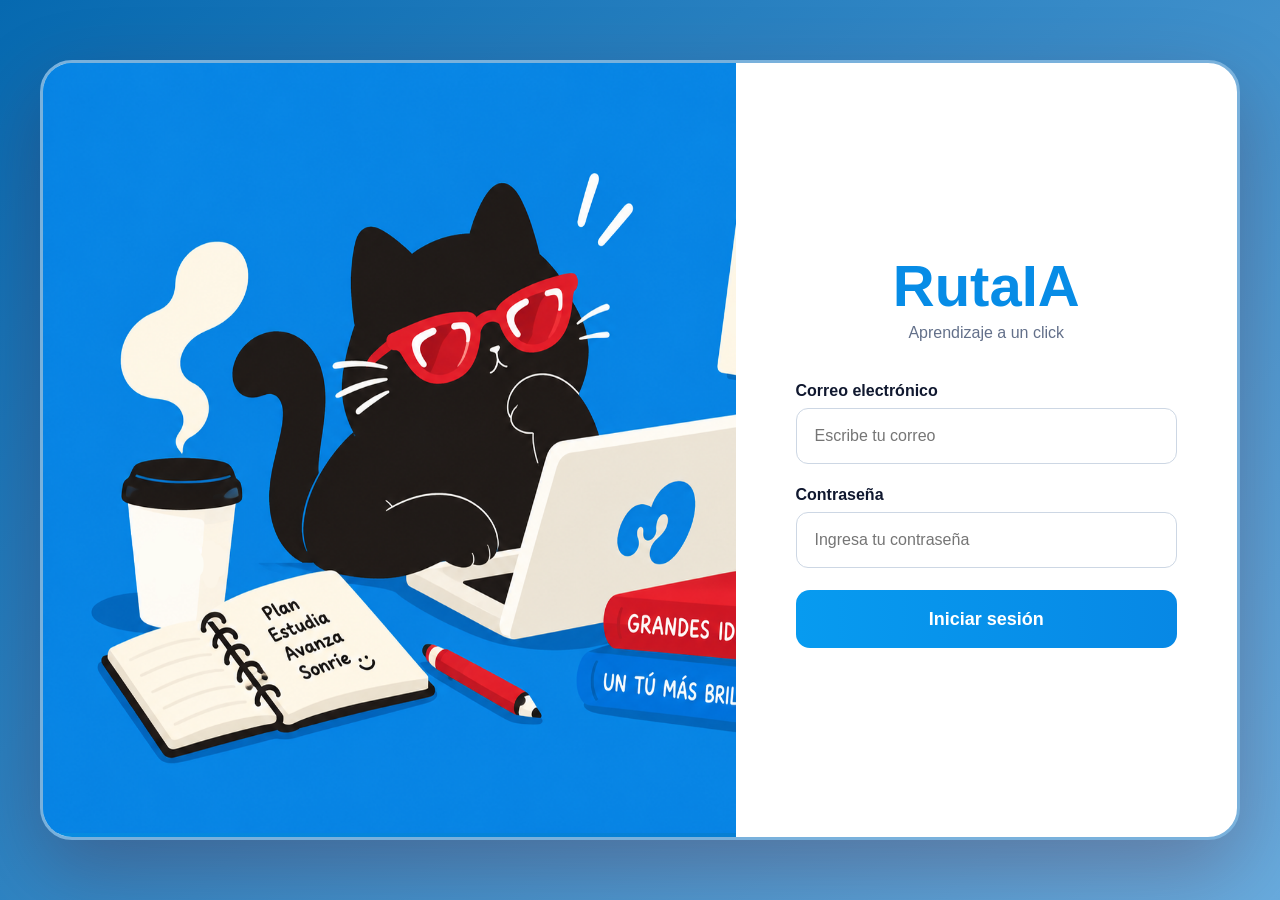
<file: FRONTEND/index.html>
<!DOCTYPE html>
<html lang="es">

<head>
    <meta charset="UTF-8">

    <meta
        name="viewport"
        content="width=device-width, initial-scale=1.0"
    >

    <title>RutaIA</title>

    <link
        rel="stylesheet"
        href="css/styles.css"
    >
</head>

<body>

    <main class="login-page">

        <section class="login-container">

            <div class="login-image">

                <img src="imagenes/login.png" class="imagen-login" alt="login-image-art">

            </div>


            <!-- =========================
                 FORMULARIO
            ========================== -->

            <div class="login-form-area">

                <form class="login-form" id="loginForm">

                    <div class="logo-text">
                        RutaIA
                    </div>

                    <p class="login-description">
                        Aprendizaje a un click
                    </p>


                    <div class="form-group">

                        <label>
                            Correo electrónico
                        </label>

                        <input
                            type="email"
                            id="correo"
                            placeholder="Escribe tu correo"
                            required
                        >

                    </div>


                    <div class="form-group">

                        <label>
                            Contraseña
                        </label>

                        <input
                            type="password"
                            id="contrasena"
                            placeholder="Ingresa tu contraseña"
                            required
                        >

                    </div>


                    <button
                        class="login-button"
                        type="submit"
                    >
                        Iniciar sesión
                    </button>

                </form>

            </div>

        </section>

    </main>
<script src="js/api.js"></script>
<script src="js/admin.js"></script>
<script src="js/sesion.js"></script>
<script src="js/login.js"></script>
</body>

</html>
</file>
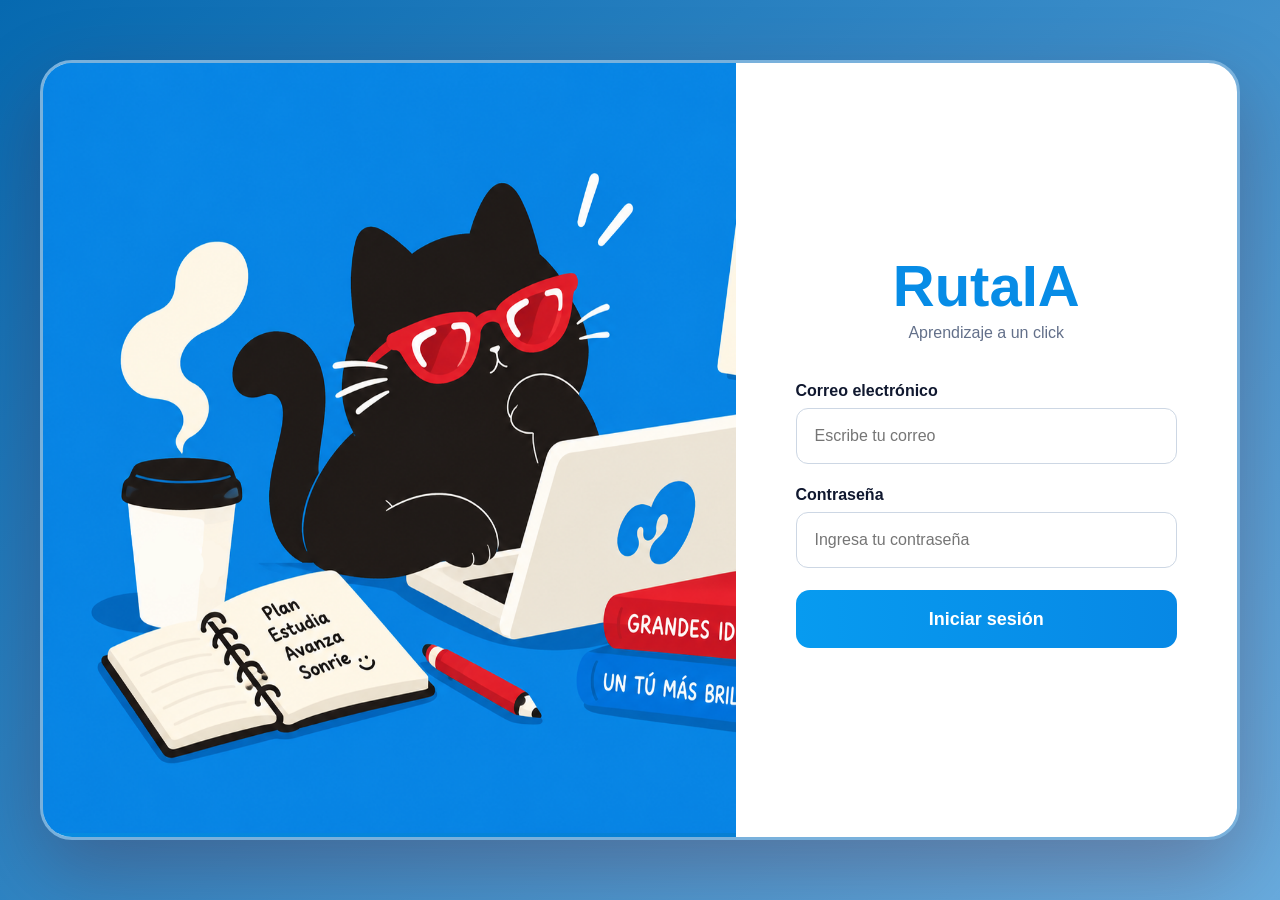
<file: FRONTEND/calificaciones.html>
<!DOCTYPE html>
<html lang="es">

<head>

    <meta charset="UTF-8">

    <meta
        name="viewport"
        content="width=device-width, initial-scale=1.0"
    >

    <title>
        Historial de Consultas | Ruta IA
    </title>

    <link
        rel="stylesheet"
        href="css/styles.css"
    >

</head>


<body>

<div class="dashboard">

    <!-- =================================
         SIDEBAR
    ================================== -->

    <aside class="sidebar">

        <div class="sidebar-logo">
            Ruta IA
        </div>


        <nav class="sidebar-menu">

            <a
                href="estudiante.html"
                class="active"
            >
                <span class="menu-icon">⌂</span>
                Inicio
            </a>


            <a href="cursos.html">
                <span class="menu-icon">▤</span>
                Todos los cursos
            </a>

            <a href="calificaciones.html">
                <span class="menu-icon">▥</span>
                Historial Calificaciones
            </a>


            <a href="chatbox.html">
                <span class="menu-icon">☵</span>
                Chatbox de cursos
            </a>

        </nav>

    </aside>


    <!-- =================================
         CONTENIDO PRINCIPAL
    ================================== -->

    <main class="main-content">

        <header class="topbar">

        </header>

        <div class="content-wrapper">

            <section class="historial-section">

                <div class="historial-header">

                    <div>

                        <p class="historial-label">
                            HISTORIAL
                        </p>

                        <h1>
                            Consultas realizadas
                        </h1>

                        <p>
                            Aquí puedes ver las preguntas que has realizado
                            y las respuestas obtenidas.
                        </p>

                    </div>

                </div>


                <div
                    class="historial-lista"
                    id="listaHistorial"
                >

                    <!--
                    JavaScript agregará aquí
                    las consultas del estudiante
                    -->

                </div>

            </section>

        </div>

    </main>

</div>

<script src="js/api.js"></script>
<script src="js/sesion.js"></script>
<script src="js/historial.js"></script>

</body>

</html>
</file>
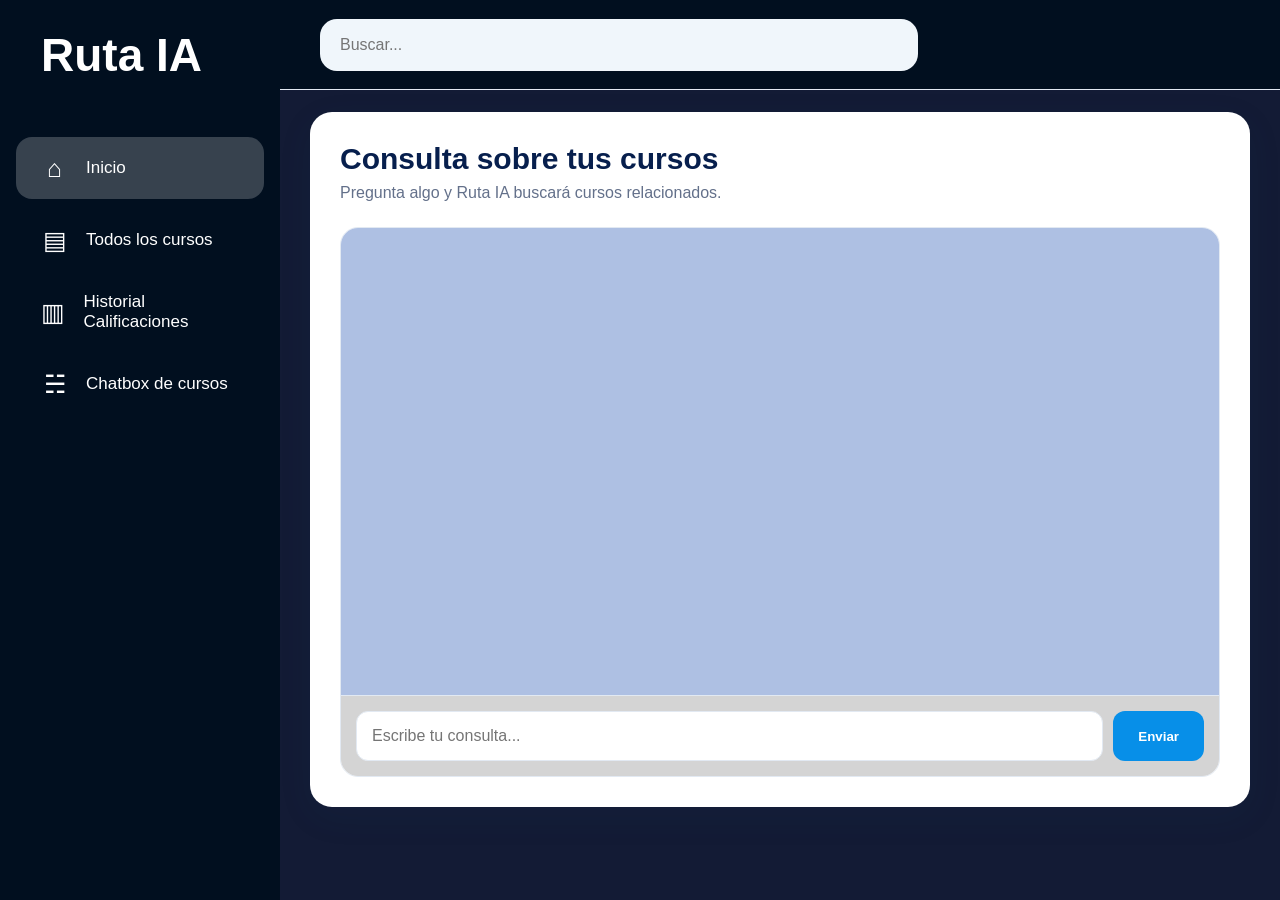
<file: FRONTEND/chatbox.html>
<!DOCTYPE html>
<html lang="es">

<head>
    <meta charset="UTF-8">
    <meta name="viewport" content="width=device-width, initial-scale=1.0">

    <title>Chatbox | Ruta IA</title>

    <link rel="stylesheet" href="css/styles.css">
</head>

<body>

<div class="dashboard">
    <aside class="sidebar">

        <div class="sidebar-logo">
            Ruta IA
        </div>


        <nav class="sidebar-menu">

            <a
                href="estudiante.html"
                class="active"
            >
                <span class="menu-icon">⌂</span>
                Inicio
            </a>


            <a href="cursos.html">
                <span class="menu-icon">▤</span>
                Todos los cursos
            </a>

            <a href="calificaciones.html">
                <span class="menu-icon">▥</span>
                Historial Calificaciones
            </a>


            <a href="chatbox.html">
                <span class="menu-icon">☵</span>
                Chatbox de cursos
            </a>

        </nav>

    </aside>


    <main class="main-content">

        <header class="topbar">

            <div class="search">

                <input
                    type="text"
                    placeholder="Buscar..."
                >

            </div>

        </header>


        <div class="content-wrapper">

            <section class="chatbox-section">

                <h1>
                    Consulta sobre tus cursos
                </h1>

                <p>
                    Pregunta algo y Ruta IA buscará cursos relacionados.
                </p>


<div class="chat-container">

    <div class="chat-messages" id="mensajesChat">
    </div>

    <div class="chat-input">

        <input
            type="text"
            id="pregunta"
            placeholder="Escribe tu consulta..."
        >

        <button id="btnEnviar">
            Enviar
        </button>

    </div>

</div>

<script src="js/api.js"></script>
<script src="js/chatbox.js"></script>
<script src="js/sesion.js"></script>

</body>

</html>
</file>
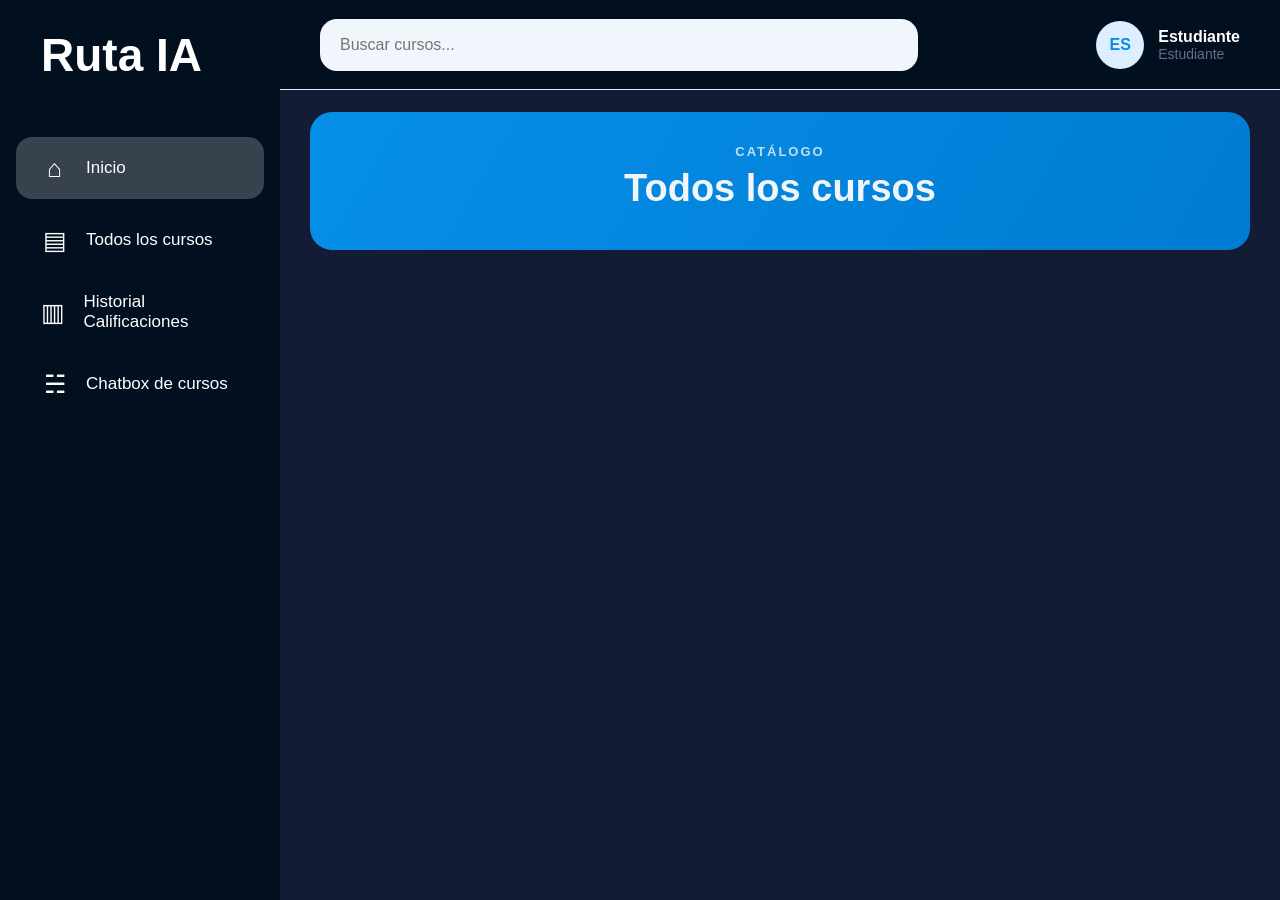
<file: FRONTEND/cursos.html>
<!DOCTYPE html>
<html lang="es">

<head>

    <meta charset="UTF-8">

    <meta
        name="viewport"
        content="width=device-width, initial-scale=1.0"
    >

    <title>Ruta IA | Cursos</title>

    <link
        rel="stylesheet"
        href="css/styles.css"
    >

</head>

<body>

<div class="dashboard">

    <!-- ==============================
         SIDEBAR
    =============================== -->

    <aside class="sidebar">

        <div class="sidebar-logo">
            Ruta IA
        </div>


        <nav class="sidebar-menu">

            <a
                href="estudiante.html"
                class="active"
            >
                <span class="menu-icon">⌂</span>
                Inicio
            </a>


            <a href="cursos.html">
                <span class="menu-icon">▤</span>
                Todos los cursos
            </a>

            <a href="calificaciones.html">
                <span class="menu-icon">▥</span>
                Historial Calificaciones
            </a>


            <a href="chatbox.html">
                <span class="menu-icon">☵</span>
                Chatbox de cursos
            </a>

        </nav>

    </aside>


    <!-- ==============================
         CONTENIDO PRINCIPAL
    =============================== -->

    <main class="main-content">

        <!-- TOPBAR -->

        <header class="topbar">

            <div class="search">

                <input
                    type="text"
                    id="buscarCurso"
                    placeholder="Buscar cursos..."
                >

            </div>


            <div class="profile">

                <div class="profile-avatar">
                    ES
                </div>

                <div>

                    <div class="profile-name">
                        Estudiante
                    </div>

                    <div class="profile-role">
                        Estudiante
                    </div>

                </div>

            </div>

        </header>


        <!-- ==============================
             CONTENIDO CURSOS
        =============================== -->

        <div class="content-wrapper">

            <section class="courses-header">

                <div>

                    <p class="courses-label">
                        CATÁLOGO
                    </p>

                    <h1>
                        Todos los cursos
                    </h1>

                </div>

            </section>

            <section
                class="courses-grid"
                id="listaTodosCursos"
            >
            </section>

        </div>

    </main>

</div>


<script src="js/api.js"></script>
<script src="js/cursos.js"></script>
<script src="js/sesion.js"></script>

</body>

</html>
</file>
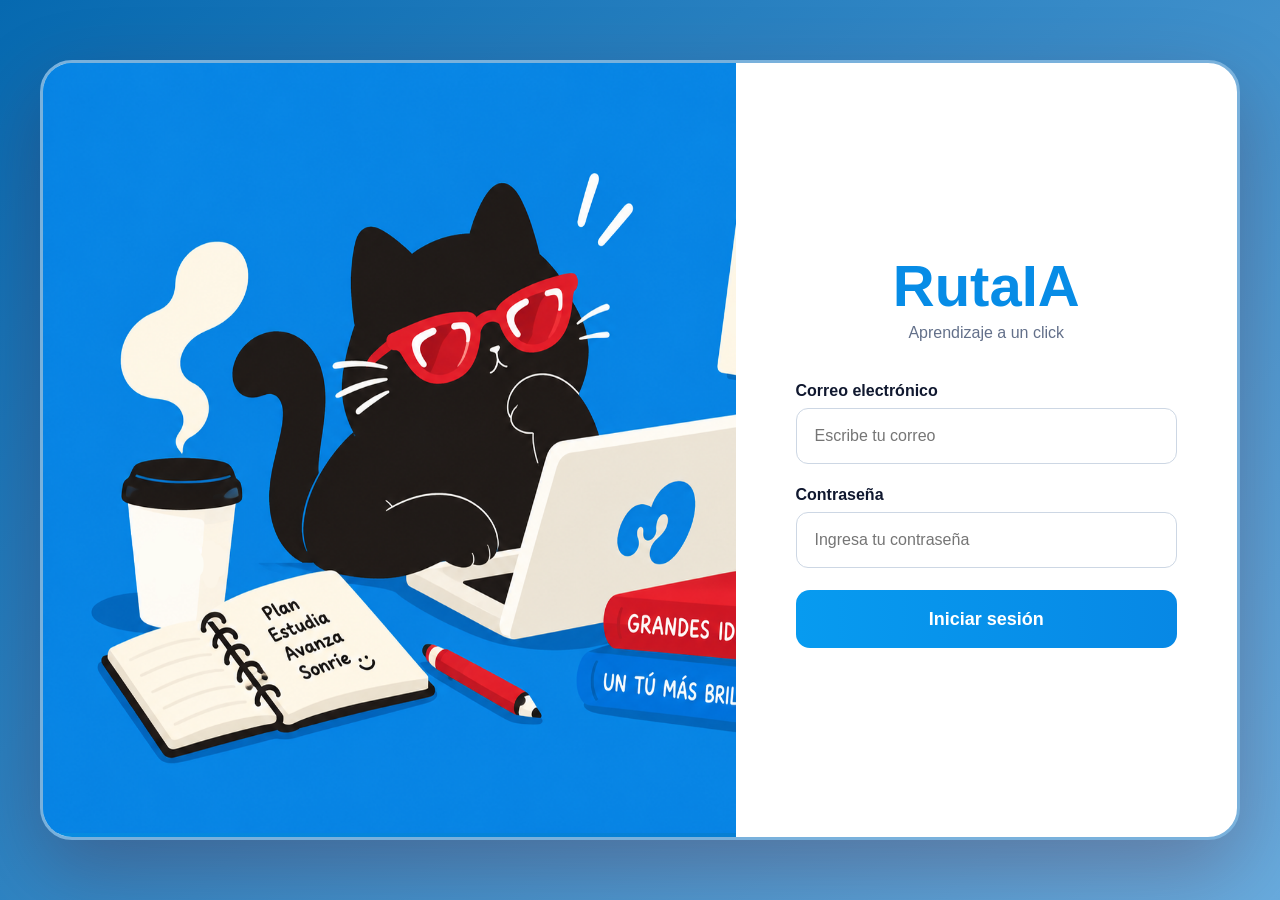
<file: FRONTEND/estudiante.html>
<!DOCTYPE html>
<html lang="es">

<head>

    <meta charset="UTF-8">

    <meta
        name="viewport"
        content="width=device-width, initial-scale=1.0"
    >

    <title>
        Estudiantes_IA
    </title>

    <link
        rel="stylesheet"
        href="css/styles.css"
    >

</head>


<body>
    

<div class="dashboard">

    <!-- =================================
         SIDEBAR
    ================================== -->

    <aside class="sidebar">

        <div class="sidebar-logo">
            Ruta IA
        </div>


        <nav class="sidebar-menu">

            <a
                href="estudiante.html"
                class="active"
            >
                <span class="menu-icon">⌂</span>
                Inicio
            </a>


            <a href="cursos.html">
                <span class="menu-icon">▤</span>
                Todos los cursos
            </a>

            <a href="calificaciones.html">
                <span class="menu-icon">▥</span>
                Historial Calificaciones
            </a>


            <a href="chatbox.html">
                <span class="menu-icon">☵</span>
                Chatbox de cursos
            </a>

        </nav>

    </aside>


    <!-- =================================
         CONTENIDO
    ================================== -->

    <main class="main-content">


        <!-- TOP -->

        <header class="topbar">

            <div class="search">

                <input
                    type="text"
                    placeholder="Buscar cursos, tareas, recursos..."
                >

            </div>


            <div class="profile">

                <div class="profile-avatar" id="iniciales_perfil">
                    R_IA
                </div>

                <div>

                    <div class="profile-name" id="perfil">
                    </div>

                    <div class="profile-role">
                        Estudiante
                    </div>

                </div>

            </div>

        </header>


        <div class="content-wrapper">


            <!-- =================================
                 BANNER
            ================================== -->

            <section class="hero">

                <div class="hero-content">

                    <h1 id="saludo_Estudiante">
                        ¡Hola, !
                    </h1>

                    <p class="hero-description">
                        Que la curiosidad te acompañe hoy.
                    </p>

                    <p class="hero-small">
                        Pequeños avances, grandes futuros.
                    </p>

                </div>

                <div class="imagen-container">
                    <img src="imagenes/Estudiante.png" class="imagen-estudiante" alt="">
                </div>

            </section>


            <!-- =================================
                 CURSOS + NOTAS
            ================================== -->

            <section class="student-grid">


                <!-- CURSOS -->

                <article class="card">

                    <div class="card-header acordeon-header" onclick="toggleCursos()">

                        <h2>
                            Cursos en progreso
                        </h2>

                    </div>


                   <div class="course-list" id="listaCursos">

                   </div>

                </article>


                <!-- =================================
                     CALIFICACIONES
                ================================== -->

                <article class="card">
                        <h2>
                            Historial de Consultas
                        </h2>
                    <div>

                        <div class="historial-lista" id="listaHistorial">

                        </div>

                    </div>

                </article>

            </section>

        </div>

    </main>

</div>
<script src="js/api.js"></script>
<script src="js/estudiante.js"></script>
<script src="js/sesion.js"></script>
<script src="js/historial.js"></script>
</body>

</html>
</file>
<file: FRONTEND/css/styles.css>
/* =========================================
   MOOLY - ESTILOS GENERALES
========================================= */

* {
    margin: 0;
    padding: 0;
    box-sizing: border-box;
}

:root {
    --azul: #078ce6;
    --azul-fuerte: #0076d4;
    --azul-claro: #eaf6ff;
    --azul-hover: #d9efff;

    --blanco: #ffffff;
    --crema: #fffdf4;

    --texto: #10182f;
    --texto-secundario: #63708a;

    --verde: #27ae60;
    --verde-claro: #dbf7e7;

    --borde: #e2e9f2;

    --fondo: #f5faff;

    --radio: 22px;
    --sombra: 0 10px 35px rgba(25, 80, 120, 0.08);
}

body {
    font-family: Arial, Helvetica, sans-serif;
    background: var(--fondo);
    color: var(--texto);
}

a {
    text-decoration: none;
    color: inherit;
}

button {
    font-family: inherit;
    cursor: pointer;
}



/* =========================================
   LOGIN
========================================= */

.login-page {
    min-height: 100vh;
    background: linear-gradient(
        135deg,
        #0669b0,
        #68abde
    );

    display: flex;
    align-items: center;
    justify-content: center;

    padding: 40px;
    
}

.login-container {
    width: 100%;
    max-width: 1450px;

    min-height: 760px;

    display: grid;
    grid-template-columns: 58% 42%;

    background: var(--blanco);

    border-radius: 32px;
    overflow: hidden;

    box-shadow: 0 30px 80px rgba(100, 3, 0, 0.25);
    border: 3px solid #79b1dc;
    border-radius: 32px;
}


/* =========================================
   LADO IZQUIERDO DEL LOGIN
========================================= */

.login-image {
    position: relative;

    background: linear-gradient(
        135deg,
        #079bf0,
        #067fd3
    );

    overflow: hidden;
}


.login-image-art {
    position: absolute;

    width: 700px;
    height: 650px;

    right: 15px;
    bottom: 0;

    background-image: url("img/login-mooly.png");
    background-size: contain;
    background-position: bottom center;
    background-repeat: no-repeat;
}

.imagen-login {
    height: 770px;
    width: 880px;
}

.login-title {
    position: absolute;

    top: 90px;
    left: 90px;

    z-index: 2;

    max-width: 380px;

    color: var(--crema);
}

.login-title h1 {
    font-size: 56px;
    line-height: 1.05;

    margin-bottom: 25px;
}

.login-title p {
    font-size: 20px;
    line-height: 1.5;
}


/* =========================================
   FORMULARIO LOGIN
========================================= */

.login-form-area {
    display: flex;
    align-items: center;
    justify-content: center;

    padding: 60px;
}

.login-form {
    width: 100%;
    max-width: 460px;
}

.logo-text {
    text-align: center;

    font-size: 58px;
    font-weight: 900;

    color: var(--azul);

    margin-bottom: 5px;
}

.logo-subtitle {
    text-align: center;

    font-size: 30px;
    font-weight: 800;

    margin-bottom: 12px;
}

.login-description {
    text-align: center;
    color: var(--texto-secundario);

    margin-bottom: 40px;
}

.form-group {
    margin-bottom: 22px;
}

.form-group label {
    display: block;

    font-weight: 700;

    margin-bottom: 8px;
}

.form-group input {
    width: 100%;
    height: 56px;

    border: 1px solid #cdd7e4;
    border-radius: 12px;

    padding: 0 18px;

    font-size: 16px;

    outline: none;

    transition: 0.2s;
}

.form-group input:focus {
    border-color: var(--azul);
    box-shadow: 0 0 0 3px rgba(0, 145, 230, 0.12);
}

.login-button {
    width: 100%;
    height: 58px;

    border: none;
    border-radius: 14px;

    background: linear-gradient(
        90deg,
        #079bf0,
        #0788e5
    );

    color: white;

    font-size: 18px;
    font-weight: 700;

    transition: 0.2s;
}

.login-button:hover {
    transform: translateY(-2px);
    box-shadow: 0 12px 25px rgba(0, 140, 230, 0.25);
}

.login-options {
    display: flex;
    justify-content: space-between;

    margin-top: 20px;

    font-size: 14px;
}

.login-options a {
    color: var(--azul);
}

.register {
    text-align: center;

    margin-top: 45px;

    border-top: 1px solid var(--borde);

    padding-top: 30px;
}

.register a {
    color: var(--azul);
    font-weight: 700;
}


/* =========================================
   LAYOUT DEL DASHBOARD
========================================= */

.dashboard {
    display: flex;
    background-color:#131b35;
    min-height: 100vh;
    color: white;
}


/* =========================================
   SIDEBAR
========================================= */

.sidebar {
    width: 280px;

    min-height: 100vh;

    position: fixed;

    top: 0;
    left: 0;

    padding: 28px 16px;

    background: linear-gradient(
        180deg,
        rgb(1, 15, 31),
        rgb(1, 15, 31)
    );

    color: white;
}

.sidebar-logo {
    font-size: 46px;
    font-weight: 900;

    margin-bottom: 55px;

    padding-left: 25px;
}

.sidebar-menu {
    display: flex;
    flex-direction: column;

    gap: 10px;
}

.sidebar-menu a {
    min-height: 62px;

    display: flex;
    align-items: center;

    gap: 18px;

    padding: 0 25px;

    border-radius: 16px;

    font-size: 17px;

    transition: 0.2s;
}

.sidebar-menu a:hover {
    background: rgba(255, 255, 255, 0.13);
}

.sidebar-menu a.active {
    background: rgba(255, 255, 255, 0.21);
}

.menu-icon {
    width: 27px;

    font-size: 25px;
    text-align: center;
}


/* =========================================
   CONTENIDO
========================================= */

.main-content {
    margin-left: 280px;

    width: calc(100% - 280px);

    min-height: 100vh;

    padding-bottom: 60px;
}


/* =========================================
   TOPBAR
========================================= */

.topbar {
    height: 90px;

    background: rgb(1, 15, 31);

    display: flex;
    justify-content: space-between;
    align-items: center;

    padding: 0 40px;

    border-bottom: 1px solid var(--borde);
}

.search {
    width: min(800px, 65%);
}

.search input {
    width: 100%;

    height: 52px;

    padding: 0 20px;

    border: none;
    outline: none;

    border-radius: 17px;

    background: #f0f6fb;

    color: var(--texto);

    font-size: 16px;
}

.profile {
    display: flex;
    align-items: center;

    gap: 14px;
}

.profile-avatar {
    width: 48px;
    height: 48px;

    border-radius: 50%;

    background: #dceeff;

    display: flex;
    align-items: center;
    justify-content: center;

    color: var(--azul);

    font-weight: 800;
}

.profile-name {
    font-weight: 700;
}

.profile-role {
    color: var(--texto-secundario);

    font-size: 14px;
}


/* =========================================
   WRAPPER
========================================= */

.content-wrapper {
    padding: 22px 30px;
}


/* =========================================
   HERO
========================================= */

.hero {
    height: 285px;

    position: relative;

    overflow: hidden;

    display: flex;
    align-items:center;

    padding: 50px 55px;

    border-radius: 26px;

    background: linear-gradient(
        120deg,
        #0a88e8,
        #0c8ae9
    );

    color: var(--crema);

    margin-bottom: 28px;
}

.hero h1 {
    font-size: 58px;

    line-height: 1;

    margin-bottom: 12px;
}

.hero-description {
    font-size: 21px;

    margin-bottom: 5px;
}

.hero-small {
    font-size: 17px;

    opacity: 0.95;

    margin-bottom: 25px;
}

.hero-button {
    background: var(--crema);
    color: var(--texto);

    border: none;

    padding: 15px 30px;

    border-radius: 30px;

    font-size: 16px;

    font-weight: 700;
}



.imagen-estudiante{
    width: 680px;
    height: 330px;
    justify-content: end;
}


/* =========================================
   TITULOS DE SECCIONES
========================================= */

.section-title {
    font-size: 29px;

    margin-bottom: 18px;
}


/* =========================================
   GRID ESTUDIANTE
========================================= */

.student-grid {
    display: grid;
    grid-template-columns: 1.15fr 1fr;
    gap: 20px;

    align-items: start;
}

.card {
    color: white;
    background: #078fe8;

    border: 1px solid var(--borde);
    border-radius: var(--radio);

    padding: 25px;

    box-shadow: var(--sombra);
}

.card-historial {
    background: #078fe8;

    border: 1px solid var(--borde);
    border-radius: var(--radio);

    padding: 25px;

    box-shadow: var(--sombra);

    height: fit-content;
}

.card-consult {
    display: flex;
    justify-content: space-between;
    align-items: center;

    margin-bottom: 22px;
}

.card-header h2 {
    font-size: 24px;
}

.card-header a {
    color: var(--azul);

    font-weight: 700;

    font-size: 14px;
}


/* =========================================
   CURSOS
========================================= */


.course-name{
    font-size: larger;
}

.course-list {
    display: flex;
    flex-direction: column;

    gap: 12px;
}

.course {
    border: 1px solid var(--borde);
    background-color: rgb(14, 36, 70);
    color: rgb(204, 218, 231);

    border-radius: 16px;

    padding: 16px;

    display: grid;

    grid-template-columns: 70px 1fr 260px 60px;

    gap: 14px;

    align-items: center;
}

.course-icon {
    width: 60px;
    height: 60px;

    border-radius: 14px;

    background: var(--azul-claro);

    display: flex;
    justify-content: center;
    align-items: center;

    font-size: 26px;

    color: var(--azul);
}

.course-name {
    font-weight: 700;

    margin-bottom: 5px;
}

.course-lessons {
    color: var(--texto-secundario);

    font-size: 14px;
}

.progress {
    width: 100%;
    height: 10px;

    border-radius: 10px;

    background: #e6edf5;

    overflow: hidden;
}

.progress-bar {
    height: 100%;

    border-radius: 10px;

    background: var(--azul);
}


/* =========================================
   CALIFICACIONES
========================================= */

.grade-table {
    width: 100%;

    border-collapse: collapse;
}

.grade-table th,
.grade-table td {
    padding: 17px 12px;

    border-bottom: 1px solid var(--borde);

    text-align: left;
}

.grade-table th {
    color: var(--texto-secundario);

    font-size: 14px;
}

.grade {
    display: inline-flex;

    min-width: 70px;

    justify-content: center;

    padding: 7px 12px;

    border-radius: 20px;

    background: var(--verde-claro);

    color: #148347;

    font-weight: 800;
}


/* =========================================
   ADMIN - GESTION
========================================= */

.manage-title {
    display: flex;
    align-items: baseline;

    gap: 18px;

    margin-bottom: 14px;
}

.manage-title span {
    color: var(--texto-secundario);
}

.manage-grid {
    display: grid;

    grid-template-columns: 1fr 1fr;

    gap: 20px;

    margin-bottom: 30px;
}

.manage-card {
    min-height: 135px;

    display: flex;
    align-items: center;

    gap: 22px;

    padding: 25px;

    background: #81bce9;
    color: rgb(15, 43, 62);
    border: 2px solid var(--borde);
    border-color: white;

    border-radius: 20px;

    box-shadow: var(--sombra);
}


.manage-icon {
    width: 90px;
    height: 90px;

    border-radius: 18px;

    background: var(--azul-claro);

    display: flex;

    font-size: 40px;
}

.manage-info {
    flex: 1;
}

.manage-info h3 {
    font-size: 22px;

    margin-bottom: 7px;
}

.manage-info p {
    color: var(--texto-secundario);

    line-height: 1.4;
}

.manage-arrow {
    font-size: 32px;

    color: var(--azul);
}


/* =========================================
   ESTADISTICAS
========================================= */

.stats-section-header {
    display: flex;
    justify-content: space-between;

    margin-bottom: 16px;
}

.stats-grid {
    display: grid;

    grid-template-columns:
        repeat(3, minmax(250px, 10fr))
        minmax(400px, 2.2fr);

    gap: 14px;
}

.panel_admin{
    align-items: center;
    text-align: center;
}

.stat-card {
    min-height: 250px;

    background: rgb(237, 244, 247);
    color:#10182f;

    border: 2px solid var(--borde);
    border-color: white;

    border-radius: 18px;

    padding: 22px;

     box-shadow: 5px 5px 5px rgba(1, 11, 15, 0.478);
}

.stat-icon {
    width: 52px;
    height: 52px;

    background: var(--azul-claro);

    color: var(--azul);

    border-radius: 13px;

    display: flex;
    align-items: center;
    justify-content: center;

    font-size: 22px;

    margin-bottom: 18px;
}

.stat-label {
    color: var(--texto-secundario);

    margin-bottom: 7px;
}

.stat-number {
    font-size: 31px;

    font-weight: 800;

    margin-bottom: 10px;
}

.stat-growth {
    color: var(--verde);

    font-weight: 700;
}


/* =========================================
   GRAFICO SIMULADO
========================================= */

.chart-card {
    min-height: 210px;

    background: white;

    border: 1px solid var(--borde);

    border-radius: 18px;

    padding: 22px;

    box-shadow: var(--sombra);
}

.chart {
    height: 130px;

    margin-top: 18px;

    position: relative;

    border-left: 1px solid #dfe7ef;
    border-bottom: 1px solid #dfe7ef;

    overflow: hidden;
}

.chart-line {
    position: absolute;

    left: 0;
    right: 0;

    bottom: 20px;

    height: 80px;

    background:
        linear-gradient(
            165deg,
            transparent 0%,
            transparent 5%,
            rgba(0, 145, 230, 0.12) 5%,
            rgba(0, 145, 230, 0.12) 100%
        );

    clip-path: polygon(
        0 70%,
        12% 45%,
        25% 55%,
        38% 20%,
        50% 40%,
        62% 30%,
        75% 8%,
        88% 20%,
        100% 0,
        100% 100%,
        0 100%
    );
}

.chatbox-section {
    background: rgb(255, 255, 255);
    color: rgb(7, 31, 77);

    border-radius: 22px;

    padding: 30px;

    box-shadow: var(--sombra);
}

.chatbox-section h1 {
    font-size: 30px;

    margin-bottom: 8px;
}

.chatbox-section p {
    color: var(--texto-secundario);

    margin-bottom: 25px;
}

.chat-container {
    display: flex;
    flex-direction: column;

    height: 550px;

    border: 1px solid var(--borde);

    border-radius: 18px;

    overflow: hidden;
}

.chat-messages {
    flex: 1;

    padding: 25px;

    overflow-y: auto;

    background: #aec0e3;
}

.chat-input {
    display: flex;

    gap: 10px;

    padding: 15px;

    background: rgb(212, 212, 212);

    border-top: 1px solid var(--borde);
}

.chat-input input {
    flex: 1;

    height: 50px;

    border: 1px solid var(--borde);

    border-radius: 12px;

    padding: 0 15px;

    font-size: 16px;
}

.chat-input button {
    padding: 0 25px;

    border: none;

    border-radius: 12px;

    background: #078fe8;

    color: white;

    font-weight: bold;
}

/* =========================================
   RESPONSIVE
========================================= */

@media (max-width: 1200px) {

    .sidebar {
        width: 230px;
    }

    .main-content {
        margin-left: 230px;

        width: calc(100% - 230px);
    }

    .hero h1 {
        font-size: 45px;
    }

    .hero-image {
        width: 500px;
    }

    .student-grid {
        grid-template-columns: 1fr;
    }

    .stats-grid {
        grid-template-columns: repeat(2, 1fr);
    }

    .chart-card {
        grid-column: span 2;
    }
}

.chat-messages {
    flex: 1;
    padding: 25px;

    display: flex;
    flex-direction: column;

    gap: 15px;

    overflow-y: auto;
}

.mensaje {
    max-width: 70%;

    padding: 14px 18px;

    border-radius: 18px;

    line-height: 1.5;
}

.mensaje-usuario {
    align-self: flex-end;

    background: #078fe8;
    color: white;

    border-bottom-right-radius: 5px;
}

.mensaje-ia {
    align-self: flex-start;

    background: #eef5fa;
    color: #10182f;

    border-bottom-left-radius: 5px;
}

/* =========================================
   PAGINA TODOS LOS CURSOS
========================================= */

.courses-header {
    background: linear-gradient(
        120deg,
        #078fe8,
        #007bd3
    );

    color: rgb(241, 245, 247);

    border-radius: 22px;

    padding: 32px 38px;

    margin-bottom: 25px;

    text-align: center;
}

.courses-label {
    font-size: 13px;
    font-weight: 800;

    letter-spacing: 2px;

    opacity: 0.8;

    margin-bottom: 8px;
}

.courses-header h1 {
    font-size: 38px;

    margin-bottom: 8px;
    
}

.courses-description {
    max-width: 650px;

    font-size: 16px;

    line-height: 1.5;

    opacity: 0.9;
}


/* =========================================
   GRID CURSOS
========================================= */

.courses-grid {
    display: grid;

    grid-template-columns:
        repeat(auto-fit, minmax(280px, 1fr));

    gap: 20px;

    align-items: stretch;
}


/* =========================================
   TARJETA CURSO
========================================= */

.curso-card {
    background: rgb(234, 237, 242);

    border: 1px solid var(--borde);

    border-radius: 20px;

    padding: 22px;

    min-height: 290px;

    display: flex;
    flex-direction: column;

    box-shadow: var(--sombra);

    transition:
        transform 0.2s ease,
        box-shadow 0.2s ease;
}

.curso-card:hover {
    transform: translateY(-4px);

    box-shadow:
        0 15px 35px
        rgba(10, 80, 130, 0.12);
}


/* =========================================
   PARTE SUPERIOR TARJETA
========================================= */

.curso-card-superior {
    display: flex;

    justify-content: space-between;
    align-items: center;

    margin-bottom: 22px;
}

.curso-iniciales {
    width: 58px;
    height: 58px;

    display: flex;
    align-items: center;
    justify-content: center;

    background: #1e86db;

    border-radius: 15px;

    color: #eaeff3;

    font-size: 19px;
    font-weight: 900;
}

.curso-categoria {
    background: #a9cfea;

    color: #526276;

    padding: 7px 12px;

    border-radius: 20px;

    font-size: 12px;

    font-weight: 700;
}


/* =========================================
   INFORMACION CURSO
========================================= */

.curso-card-contenido {
    flex: 1;
}

.curso-card-contenido h2 {
    font-size: 21px;

    margin-bottom: 12px;

    color: #10182f;
}

.curso-card-contenido p {
    color: #3f5277;

    font-size: 15px;

    line-height: 1.6;
}


/* =========================================
   BOTON
========================================= */

.curso-card-footer {
    margin-top: 22px;
}

.curso-card-footer button {
    width: 100%;

    height: 44px;

    border: none;

    border-radius: 12px;

    background: #078fe8;

    color: white;

    font-size: 14px;

    font-weight: 700;

    cursor: pointer;

    transition: 0.2s;
}

.curso-card-footer button:hover {
    background: #0079cd;
}

/* =========================================
   HISTORIAL DE CONSULTAS
========================================= */

.historial-section {
    padding: 5px 0;
}

.historial-header {
    background: linear-gradient(
        120deg,
        #078fe8,
        #007bd3
    );

    color: white;

    padding: 28px 32px;

    border-radius: 20px;

    margin-bottom: 22px;
}

.historial-label {
    font-size: 12px;

    font-weight: 800;

    letter-spacing: 2px;

    margin-bottom: 6px;

    opacity: 0.8;
}

.historial-header h1 {
    font-size: 32px;

    margin-bottom: 7px;
}

.historial-header p {
    opacity: 0.9;

    max-width: 650px;

    line-height: 1.5;
}


/* =========================
   LISTA
========================= */

.historial-lista {
    display: flex;

    flex-direction: column;

    gap: 16px;
}


/* =========================
   CONSULTA
========================= */

.historial-item {
    background: white;

    border: 1px solid var(--borde);

    border-radius: 18px;

    padding: 22px;

    box-shadow: var(--sombra);

    transition: 0.2s;
}

.historial-item:hover {
    transform: translateY(-2px);
}

.historial-item-header {
    display: flex;

    justify-content: space-between;

    align-items: center;

    margin-bottom: 12px;
}

.historial-fecha {
    color: var(--texto-secundario);

    font-size: 13px;
}

.historial-estado {
    background: #dbf7e7;

    color: #158347;

    font-size: 12px;

    font-weight: 700;

    padding: 6px 10px;

    border-radius: 20px;
}

.historial-item h3 {
    font-size: 19px;

    color: var(--texto);

    margin-bottom: 10px;
}

.historial-respuesta {
    color: var(--texto-secundario);

    line-height: 1.6;

    font-size: 14px;
}


/* =========================================
   RESPONSIVE
========================================= */

@media (max-width: 800px) {

    .courses-header {
        padding: 25px;
    }

    .courses-header h1 {
        font-size: 30px;
    }

    .courses-grid {
        grid-template-columns: 1fr;
    }
}

@media (max-width: 850px) {

    .sidebar {
        display: none;
    }

    .main-content {
        margin-left: 0;

        width: 100%;
    }

    .topbar {
        padding: 0 18px;
    }

    .content-wrapper {
        padding: 15px;
    }

    .hero {
        height: auto;

        min-height: 270px;

        padding: 35px;
    }

    .hero h1 {
        font-size: 38px;
    }

    .hero-image {
        opacity: 0.25;

        right: -150px;
    }

    .manage-grid {
        grid-template-columns: 1fr;
    }

    .stats-grid {
        grid-template-columns: 1fr;
    }

    .chart-card {
        grid-column: auto;
    }

    .login-container {
        grid-template-columns: 1fr;
    }

    .login-image {
        display: none;
    }
}
</file>
